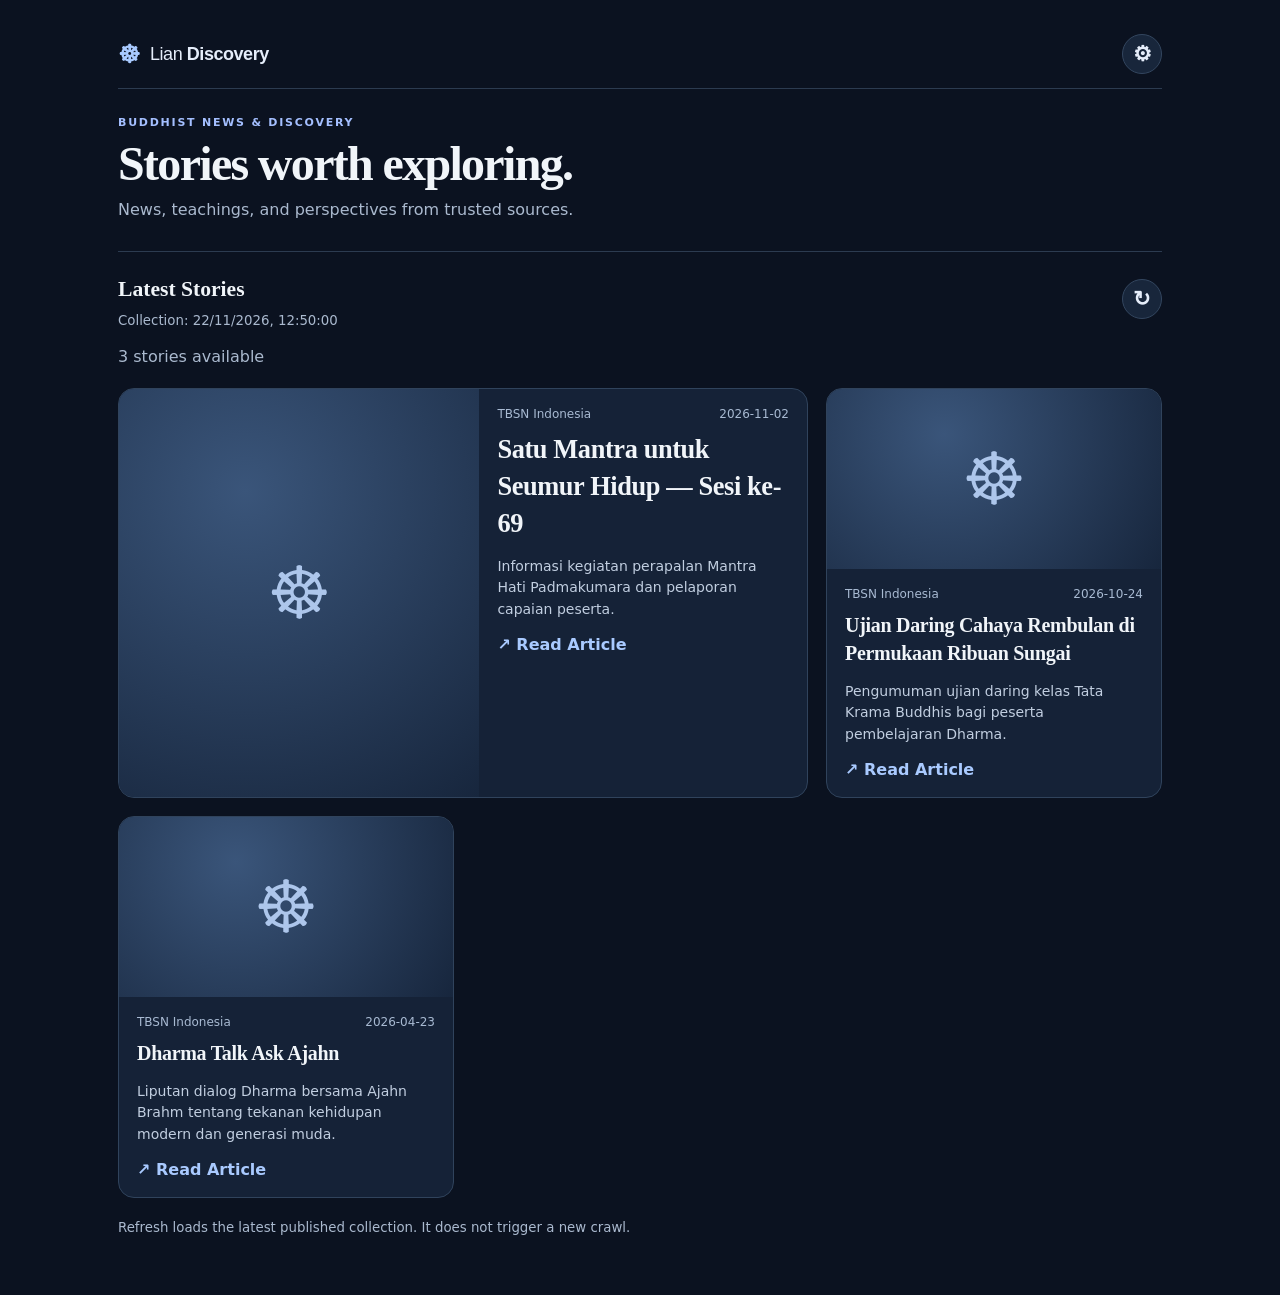
<file: lcf/index.html>
<!doctype html><html lang="en"><head><meta charset="utf-8"><meta name="viewport" content="width=device-width,initial-scale=1"><title>Lian Content Factory | News</title><link rel="stylesheet" href="./style.css"></head><body><main><header class="masthead"><button id="home" class="brand-button" aria-label="Back to news"><span class="brand-mark">☸</span><span class="brand-name">Lian <b>Discovery</b></span></button><button id="settings" class="icon-button" aria-label="Source settings" title="Source settings">⚙</button></header><div class="editorial-intro"><div class="eyebrow">BUDDHIST NEWS & DISCOVERY</div><h1>Stories worth exploring.</h1><p class="muted">News, teachings, and perspectives from trusted sources.</p></div><section id="discover-panel"><div class="toolbar"><div><h2>Latest Stories</h2><small id="updated"></small></div><button id="generate" class="icon-button" aria-label="Refresh articles" title="Refresh articles">↻</button></div><p id="notice" role="status" class="muted"></p><div id="articles" class="cards"></div><small class="footnote">Refresh loads the latest published collection. It does not trigger a new crawl.</small></section><section id="settings-panel" hidden><div class="settings-heading"><button id="back-news" class="icon-button" aria-label="Back to news" title="Back to news">←</button><h2>Reference Websites</h2></div><p class="muted">Manage a local draft of your sources. Export the JSON to apply changes through repository review.</p><div id="sources"></div><form id="add-source"><label>Website Name<input id="source-name" required maxlength="80"></label><label>HTTPS URL<input id="source-url" type="url" required placeholder="https://example.org/"></label><button type="submit" class="primary">＋ <span>Add Source</span></button></form><button id="export">⇩ <span>Export JSON</span></button><p id="config-notice" role="status" class="muted"></p></section></main><script src="./app.js" defer></script><script>
/* Measure actual article content, independent of the iframe viewport height. */
(()=>{
 if(window.parent===window)return;
 let last=0;
 const report=()=>{
   const main=document.querySelector('main');
   if(!main)return;
   const bottom=Math.ceil(main.getBoundingClientRect().bottom+window.scrollY);
   const height=Math.max(400,bottom,main.scrollHeight+main.getBoundingClientRect().top+window.scrollY);
   if(Math.abs(height-last)>1){
     last=height;
     window.parent.postMessage({type:'lcf:content-height',height},location.origin);
   }
 };
 const observer=new ResizeObserver(report);
 const init=()=>{
   const main=document.querySelector('main');
   if(!main)return;
   observer.observe(main);
   const changes=new MutationObserver(report);
   changes.observe(main,{subtree:true,childList:true,attributes:true,attributeFilter:['hidden','src','class']});
   document.querySelectorAll('img').forEach(img=>img.addEventListener('load',report));
   report();
 };
 if(document.readyState==='loading')document.addEventListener('DOMContentLoaded',init,{once:true});else init();
 window.addEventListener('load',report);
 window.addEventListener('resize',report);
 window.addEventListener('pageshow',report);
 setTimeout(report,300);
})();
</script></body></html>
</file>
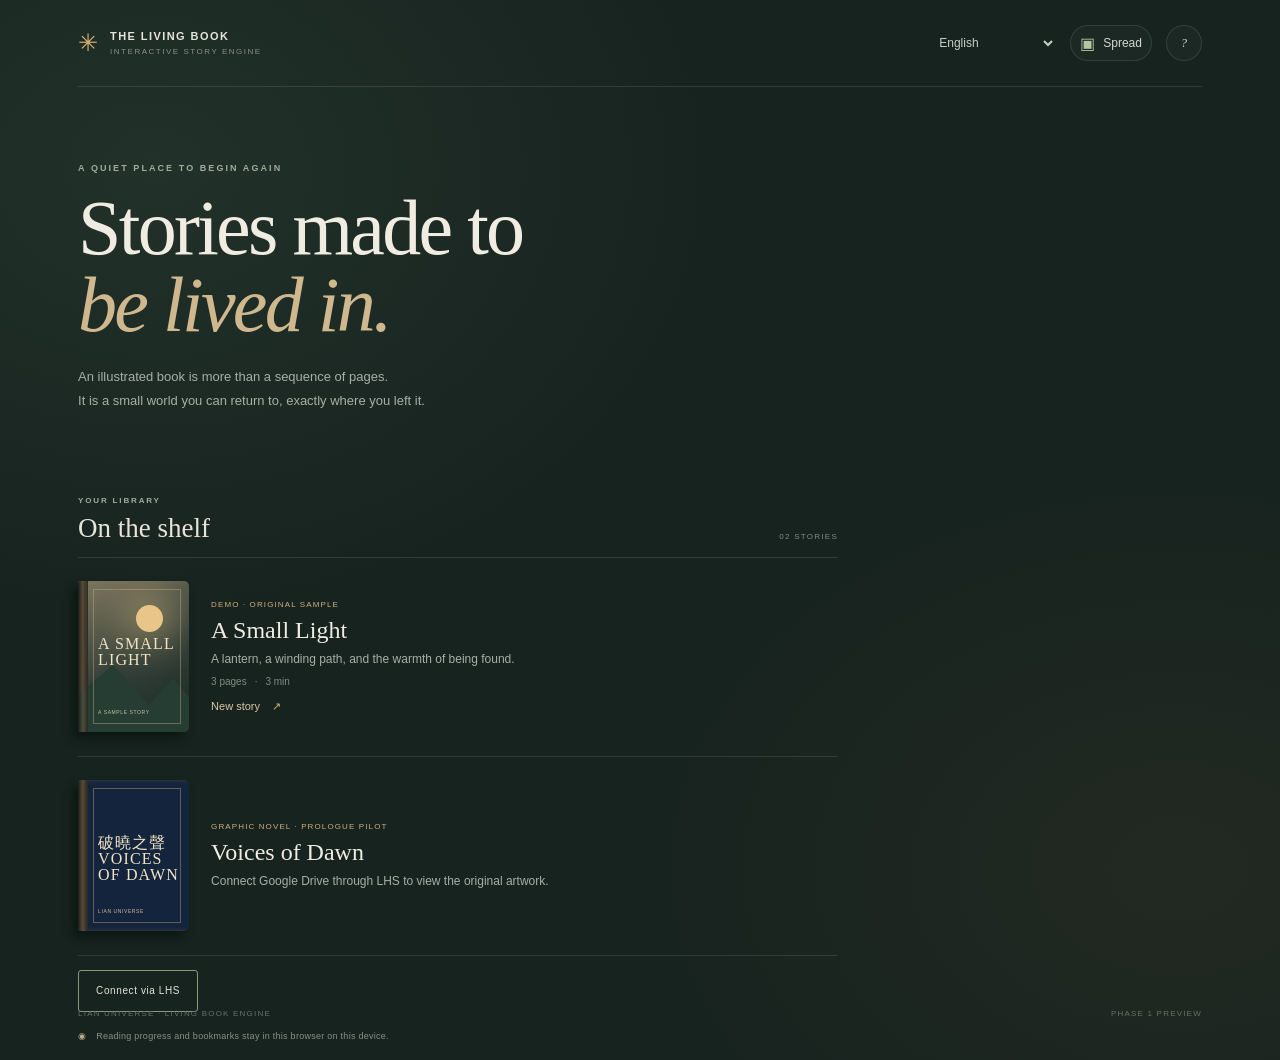
<file: living-book-engine/index.html>
<!doctype html>
<html lang="en">
<head>
  <meta charset="utf-8">
  <meta name="viewport" content="width=device-width, initial-scale=1">
  <meta name="theme-color" content="#17231f">
  <meta name="description" content="A standalone, manifest-driven interactive graphic novel reader.">
  <title>The Living Book · Engine Preview</title>
  <link rel="stylesheet" href="./styles.css?v=phase1-audiobook-3">
</head>
<body>
  <div class="app-shell">
    <header class="topbar">
      <a class="brand" href="#library" aria-label="The Living Book home">
        <span class="brand-mark" aria-hidden="true">✳</span>
        <span><strong>THE LIVING BOOK</strong><small>INTERACTIVE STORY ENGINE</small></span>
      </a>
      <div class="top-actions">
        <label class="language-select"><span class="sr-only">Story language</span>
          <select id="languageSelect" aria-label="Story language"><option value="en">English</option><option value="id">Bahasa Indonesia</option><option value="zh-Hant">繁體中文</option></select>
        </label>
        <button id="layoutToggle" class="icon-button layout-button" type="button" aria-label="Switch page layout" title="Switch page layout"><span aria-hidden="true">▣</span><span id="layoutLabel">Portrait</span></button>
        <button id="helpButton" class="icon-button help-button" type="button" aria-label="Keyboard shortcuts" title="Keyboard shortcuts">?</button>
      </div>
    </header>

    <main id="library" class="library-view">
      <section class="library-intro">
        <p class="eyebrow">A QUIET PLACE TO BEGIN AGAIN</p>
        <h1>Stories made to<br><em>be lived in.</em></h1>
        <p class="intro-copy">An illustrated book is more than a sequence of pages.<br class="desktop-break"> It is a small world you can return to, exactly where you left it.</p>
      </section>
      <section class="shelf" aria-label="Your library">
        <div class="section-heading"><div><p class="eyebrow">YOUR LIBRARY</p><h2>On the shelf</h2></div><span class="shelf-count">02 STORIES</span></div>
        <button class="book-card" id="bookCard" type="button">
          <span class="card-cover" aria-hidden="true"><span class="mini-sun"></span><span class="mini-ridge"></span><span class="card-title">A SMALL<br>LIGHT</span><span class="card-author">A SAMPLE STORY</span><span class="card-spine"></span></span>
          <span class="card-info"><span class="card-tag">DEMO · ORIGINAL SAMPLE</span><strong id="libraryTitle">A Small Light</strong><span id="libraryDescription">A lantern, a winding path, and the warmth of being found.</span><span class="card-meta"><span>3 pages</span><span>·</span><span>3 min</span></span><span class="resume-line" id="resumeLine">New story <span aria-hidden="true">↗</span></span></span>
        </button>
        <button class="book-card" id="voicesCard" type="button" aria-describedby="voicesStatus">
<span class="card-cover" style="background:#14243d;color:#e5c88d"><span class="card-title">破曉之聲<br>VOICES OF DAWN</span><span class="card-author">LIAN UNIVERSE</span><span class="card-spine"></span></span>
<span class="card-info"><span class="card-tag">GRAPHIC NOVEL · PROLOGUE PILOT</span><strong>Voices of Dawn</strong><span id="voicesStatus">Cover integration in preparation</span></span>
</button>
<p class="privacy-note"><span aria-hidden="true">◉</span> Reading progress and bookmarks stay in this browser on this device.</p>
      </section>
      <footer class="app-footer"><span>LIAN UNIVERSE · LIVING BOOK ENGINE</span><span>PHASE 1 PREVIEW</span></footer>
    </main>

    <main id="reader" class="reader-view" hidden>
      <div class="reader-toolbar">
        <button id="backLibrary" class="text-button" type="button"><span aria-hidden="true">←</span> <span data-ui="backLibrary">Library</span></button>
        <div class="reader-title"><span class="reader-kicker" id="chapterKicker">CHAPTER 01</span><strong id="readerBookTitle">A Small Light</strong></div>
        <div class="reader-tools">
          <button id="bookmarkButton" class="tool-button" type="button" aria-label="Save bookmark" title="Save bookmark"><span aria-hidden="true">♧</span><span data-ui="bookmark">Bookmark</span></button>
          <button id="showBookmarks" class="tool-button" type="button" aria-label="Show bookmarks"><span aria-hidden="true">▤</span><span class="bookmark-count" id="bookmarkCount">0</span></button>
        </div>
      </div>

      <details class="media-drawer">
        <summary><span class="media-summary-icon" aria-hidden="true">♫</span><span data-ui="audio">Story audio</span><span class="phase-badge">PHASE 2</span><span class="summary-chevron" aria-hidden="true">⌄</span></summary>
        <div class="media-options" aria-label="Audio and illustration options">
          <button class="media-option" type="button" disabled aria-label="Voice narration will be available in Phase 2"><span class="media-icon" aria-hidden="true">◖))</span><span><strong data-ui="narration">Voice narration</strong><small data-ui="notConfigured">Not configured</small></span></button>
          <button class="media-option" type="button" disabled aria-label="Background music will be available in Phase 2"><span class="media-icon" aria-hidden="true">♫</span><span><strong data-ui="backgroundMusic">Background music</strong><small data-ui="notConfigured">Not configured</small></span></button>
          <button class="media-option" type="button" disabled aria-label="Moment music will be available in Phase 2"><span class="media-icon" aria-hidden="true">♬</span><span><strong data-ui="momentMusic">Moment music</strong><small data-ui="notConfigured">Not configured</small></span></button>
          <label class="playlist-option"><span data-ui="playlist">Playlist</span><select disabled aria-label="Story playlist"><option data-ui="noPlaylist">No playlist assigned</option></select></label>
          <label class="motion-option"><input id="motionToggle" type="checkbox" checked><span class="toggle-track"></span><span data-ui="livingIllustrations">Living illustrations</span></label>
        </div>
      </details>
      <section id="bookStage" class="book-stage" aria-label="Interactive book">
        <div id="book" class="book" data-layout="portrait" data-state="library">
          <div class="book-shadow" aria-hidden="true"></div>
          <div id="openSpread" class="open-spread" aria-live="polite"></div>
          <div id="coverLeaf" class="cover-leaf" aria-label="Hardcover book cover">
            <div class="cover-spine" aria-hidden="true"></div>
            <div class="cover-art" aria-hidden="true"><span class="cover-moon"></span><span class="cover-hill hill-back"></span><span class="cover-hill hill-front"></span><span class="cover-lantern"><i></i></span></div>
            <div class="cover-copy"><span class="cover-eyebrow">A STORY ABOUT FINDING YOUR WAY</span><h2 id="coverTitle">A Small<br>Light</h2><span class="cover-rule"></span><p id="coverSubtitle">An original sample story<br>made for this preview.</p><span class="cover-edition">THE LIVING BOOK · SAMPLE EDITION</span></div>
            <button id="openCover" class="open-cover-button" type="button"><span data-ui="openBook">Open book</span><span aria-hidden="true">↗</span></button>
          </div>
          <section id="endScreen" class="end-screen" aria-label="End of book" hidden>
            <div class="end-glow" aria-hidden="true"></div><p class="eyebrow" data-ui="theEnd">THE END</p><h2 id="endTitle">A light is shared<br>by passing it on.</h2><p id="endText">Thank you for spending a little time here.</p>
            <div class="end-actions"><button id="readAgain" class="primary-button" type="button"><span data-ui="readAgain">Read again</span><span aria-hidden="true">↻</span></button><button id="endLibrary" class="secondary-button" type="button"><span data-ui="backToLibrary">Back to library</span><span aria-hidden="true">→</span></button></div>
          </section>
        </div>
      </section>

      <nav class="page-controls" aria-label="Book navigation">
        <button id="previousPage" class="page-arrow" type="button" aria-label="Previous page" title="Previous page">←</button>
        <div class="progress-wrap"><div class="progress-label"><span id="pageLabel">COVER</span><span id="pageCount">0 / 3</span></div><div class="progress-track"><span id="progressBar"></span></div></div>
        <button id="nextPage" class="page-arrow next" type="button" aria-label="Next page" title="Next page"><span id="nextLabel">Open</span><span aria-hidden="true">→</span></button>
      </nav>
      <p class="reader-hint" id="readerHint">Use ← → keys or swipe the page to turn.</p>
      <div id="bookmarkPopover" class="bookmark-popover" hidden><div class="popover-head"><strong data-ui="savedBookmarks">Saved bookmarks</strong><button id="closeBookmarks" type="button" aria-label="Close bookmarks">×</button></div><div id="bookmarkList" class="bookmark-list"></div></div>
      <div id="toast" class="toast" role="status" aria-live="polite"></div>
    </main>
  </div>
  <dialog id="helpDialog" class="help-dialog"><form method="dialog"><button class="dialog-close" aria-label="Close">×</button><p class="eyebrow">A FEW SHORTCUTS</p><h2>Read at your pace.</h2><ul><li><kbd>←</kbd><kbd>→</kbd><span>Turn a page</span></li><li><kbd>Esc</kbd><span>Return to your library</span></li><li><span class="swipe-icon">↔</span><span>Swipe on touchscreens</span></li></ul><p>Your place and bookmarks are saved on this device, for this story.</p><button class="primary-button dialog-done">Got it</button></form></dialog>
  <script type="module" src="./reader.mjs"></script>
<script type="module" src="./voices-reader.mjs?v=phase1-audiobook-8"></script>
</body>
</html>
</file>
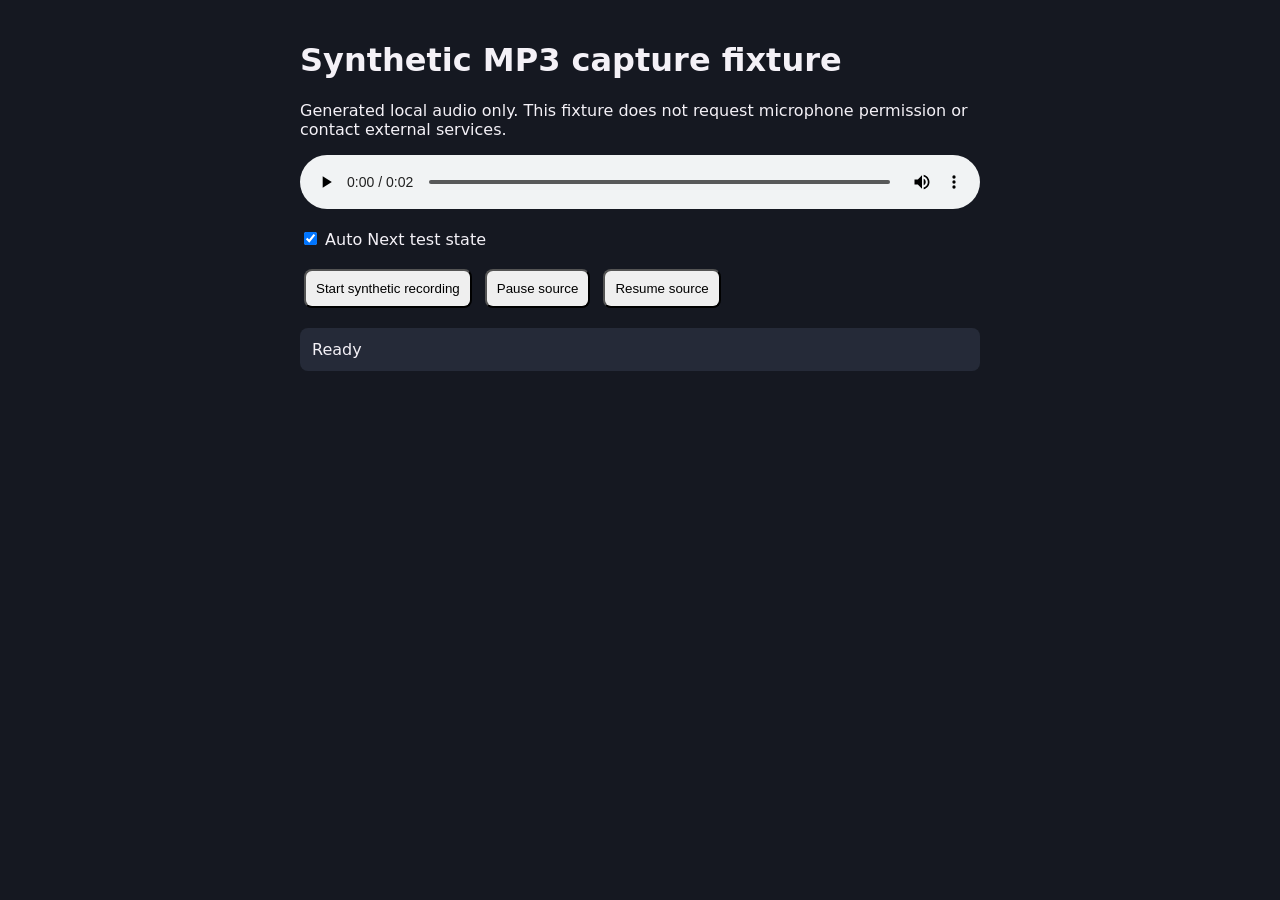
<file: tests/audio-recording-fixture.html>
<!doctype html>
<html lang="en">
<meta charset="utf-8">
<meta name="viewport" content="width=device-width, initial-scale=1">
<title>LHS Synthetic Audio Recording Test</title>
<style>body{font:16px system-ui;background:#151821;color:#f4f1f7;padding:20px;max-width:680px;margin:auto}button{padding:10px;margin:4px;border-radius:8px}#status{padding:12px;background:#252a38;border-radius:8px;overflow-wrap:anywhere}audio{width:100%}</style>
<h1>Synthetic MP3 capture fixture</h1>
<p>Generated local audio only. This fixture does not request microphone permission or contact external services.</p>
<audio id="track" controls></audio>
<p><label><input id="autoNext" type="checkbox" checked> Auto Next test state</label></p>
<button id="start">Start synthetic recording</button>
<button id="pause">Pause source</button>
<button id="resume">Resume source</button>
<p id="status" role="status">Ready</p>
<audio id="preview" controls hidden></audio>
<script type="module">
import { AudioRecordingEngine } from '../audio-recording-engine.mjs';
const $ = id => document.getElementById(id);
const audio = $('track');
let outputUrl = '';
audio.src = URL.createObjectURL(makeWav(2));
const engine = new AudioRecordingEngine({
  onState(s) { $('status').dataset.state = s.state; if (s.state === 'recording') $('status').textContent = `REC ${s.elapsed.toFixed(1)} / ${s.duration}`; else if (s.state === 'encoding') $('status').textContent = 'Encoding MP3...'; else if (s.state === 'ready') $('status').textContent = 'MP3 Ready'; else if (s.state === 'failed') $('status').textContent = 'Recording Failed — ' + s.message; },
  async onReady(recording) {
    window.__lastEncoded = recording.blob;
    const bytes = new Uint8Array(await recording.blob.slice(0, 4).arrayBuffer());
    if (!(bytes[0] === 0xff && (bytes[1] & 0xe0) === 0xe0)) throw new Error('Synthetic capture did not produce MP3 frames.');
    if (outputUrl) URL.revokeObjectURL(outputUrl);
    outputUrl = URL.createObjectURL(recording.blob);
    $('preview').src = outputUrl;
    $('preview').hidden = false;
    $('status').dataset.bitrate = String(recording.bitrate);
    $('status').dataset.duration = String(recording.duration);
  }
});
$('start').onclick = async () => {
  $('status').textContent = 'Starting';
  try { await engine.start({ audio, trackId: 'synthetic-track', folderId: 'synthetic-folder', trackName: 'Synthetic', duration: 2, bitrate: 256, captureConsent: true, autoNextCheckbox: $('autoNext'), trackIsCurrent: () => true }); }
  catch (error) { $('status').textContent = 'Recording Failed — ' + error.message; }
};
$('pause').onclick = () => audio.pause();
$('resume').onclick = () => audio.play();
function makeWav(seconds) {
  const rate = 44100, channels = 2, frames = rate * seconds, bytes = new ArrayBuffer(44 + frames * channels * 2), view = new DataView(bytes);
  const write = (offset, text) => [...text].forEach((c, i) => view.setUint8(offset + i, c.charCodeAt(0)));
  write(0, 'RIFF'); view.setUint32(4, bytes.byteLength - 8, true); write(8, 'WAVE'); write(12, 'fmt '); view.setUint32(16, 16, true); view.setUint16(20, 1, true); view.setUint16(22, channels, true); view.setUint32(24, rate, true); view.setUint32(28, rate * channels * 2, true); view.setUint16(32, channels * 2, true); view.setUint16(34, 16, true); write(36, 'data'); view.setUint32(40, frames * channels * 2, true);
  for (let i = 0; i < frames; i++) { const sample = Math.sin(2 * Math.PI * 440 * i / rate) * 0.25; view.setInt16(44 + i * 4, sample * 32767, true); view.setInt16(46 + i * 4, sample * 32767, true); }
  return new Blob([bytes], { type: 'audio/wav' });
}
</script>
</html>
</file>
<file: lcf/style.css>
:root{font-family:system-ui,-apple-system,sans-serif;color-scheme:dark;background:#0b1220;color:#f1f5f9}*{box-sizing:border-box}body{margin:0}main{max-width:1080px;margin:0 auto;padding:24px 18px 60px}header,.toolbar,nav{display:flex;align-items:center;justify-content:space-between;gap:12px;flex-wrap:wrap}header{padding:10px 0 20px}.eyebrow{color:#a4bfff;font-size:11px;font-weight:800;letter-spacing:.16em}h1{font-size:clamp(1.6rem,4vw,2.5rem);margin:7px 0}h2{font-size:1.25rem;margin:8px 0}h3{font-size:1.15rem;line-height:1.4;margin:10px 0}p{line-height:1.55}.muted,small{color:#aab9ce}.tag{border:1px solid #3d526d;padding:8px 12px;border-radius:24px;color:#cbd9ee;font-size:12px}nav{justify-content:flex-start;padding:10px 0 24px;border-top:1px solid #26384e}button{border:1px solid #435672;border-radius:10px;padding:10px 15px;background:#18263c;color:#e5edfa;font-weight:650;cursor:pointer}button.primary{background:#90b7ff;color:#071425;border-color:#90b7ff}button:disabled{opacity:.5}button:focus-visible,a:focus-visible,input:focus-visible{outline:3px solid #d3e4ff;outline-offset:3px}.cards{display:grid;grid-template-columns:repeat(auto-fill,minmax(min(100%,290px),1fr));gap:18px;margin:18px 0}.news-card{overflow:hidden;border:1px solid #30435c;border-radius:16px;background:#152237}.news-image{height:180px;background:#223b5b;overflow:hidden}.news-image img{width:100%;height:100%;object-fit:cover;display:block}.news-image.placeholder{display:grid;place-items:center;background:radial-gradient(circle at 35% 25%,#3a557a,#17263d)}.placeholder span{font-size:72px;color:#adc6eb}.news-body{padding:18px}.news-meta{display:flex;gap:8px;justify-content:space-between;flex-wrap:wrap;font-size:12px;color:#a8bad2}.news-body p{color:#c1cee0;font-size:14px;min-height:42px}.read-link{color:#a9caff;font-weight:750;text-decoration:none}.read-link:hover{text-decoration:underline}.source{display:flex;align-items:center;gap:12px;flex-wrap:wrap;border:1px solid #35465c;border-radius:12px;padding:14px;margin:10px 0}.source small{flex:1;min-width:170px;overflow-wrap:anywhere}label{display:block;margin:12px 0}input:not([type=checkbox]){display:block;width:100%;padding:12px;background:#1d2b40;color:white;border:1px solid #63748c;border-radius:8px}.footnote{display:block;margin-top:22px}[hidden]{display:none!important}@media(max-width:520px){.news-image{height:200px}.tag{display:none}}
/* Editorial news layout: content first, controls secondary */
.masthead{padding:10px 0 14px;border-bottom:1px solid #2c3b50;flex-wrap:nowrap}
.brand-button{display:inline-flex;align-items:center;gap:10px;border:0;background:transparent;padding:4px 0;font-size:18px}
.brand-mark{font-size:25px;color:#a9caff}.brand-name{font-weight:450;letter-spacing:-.025em}.brand-name b{font-weight:800}
.icon-button{display:grid;place-items:center;width:40px;height:40px;padding:0;border:1px solid #33465f;background:#18263b;border-radius:50%;font-size:21px}
.editorial-intro{padding:27px 0 14px}.editorial-intro h1{font-family:Georgia,serif;font-weight:600;letter-spacing:-.035em;font-size:clamp(2rem,5vw,3rem);margin:7px 0}.editorial-intro p{margin:0 0 14px}
.toolbar{border-top:1px solid #2c3b50;padding-top:17px}.toolbar h2{font-family:Georgia,serif;font-size:1.35rem}
.news-card{transition:transform .15s ease,border-color .15s ease}.news-card:hover{transform:translateY(-2px);border-color:#6983a6}
.news-body h3{font-family:Georgia,serif;font-size:1.25rem;letter-spacing:-.015em}
.settings-heading{display:flex;align-items:center;gap:12px}
@media(min-width:900px){.cards{grid-template-columns:repeat(3,minmax(0,1fr))}.news-card:first-child{grid-column:span 2;display:grid;grid-template-columns:1.1fr 1fr}.news-card:first-child .news-image{height:100%;min-height:270px}.news-card:first-child h3{font-size:1.65rem}}
@media(max-width:520px){main{padding:14px 14px 50px}.editorial-intro{padding-top:22px}.cards{gap:14px}}
</file>
<file: living-book-engine/styles.css>
:root{color-scheme:dark;--ink:#e8e4d9;--muted:#9ca59c;--moss:#b5c6a7;--gold:#d5ae75;--deep:#17231f;--panel:#202d28;--paper:#eee6d5;--paper-ink:#3d4036;--rule:rgba(232,228,217,.12);font-family:'DM Sans',sans-serif;font-synthesis:none;text-rendering:optimizeLegibility}*{box-sizing:border-box}body{margin:0;min-height:100vh;color:var(--ink);background:radial-gradient(ellipse at 12% 16%,rgba(79,105,86,.2),transparent 35%),radial-gradient(ellipse at 92% 82%,rgba(101,77,53,.15),transparent 32%),var(--deep)}button,select{font:inherit}button{color:inherit;cursor:pointer}button:focus-visible,a:focus-visible,select:focus-visible{outline:2px solid var(--gold);outline-offset:4px}.app-shell{max-width:1440px;min-height:100vh;margin:auto;padding:0 6.1vw;position:relative}.topbar{height:87px;border-bottom:1px solid var(--rule);display:flex;align-items:center;justify-content:space-between}.brand{display:flex;align-items:center;gap:12px;text-decoration:none;color:inherit}.brand-mark{color:var(--gold);font-size:24px;line-height:1}.brand strong,.brand small{display:block;letter-spacing:.13em}.brand strong{font-size:11px;font-weight:600}.brand small{margin-top:5px;color:#879188;font-size:8px;letter-spacing:.19em}.top-actions{display:flex;align-items:center;gap:14px}.language-select select{border:0;background:transparent;color:#c9cec4;font-size:12px;padding:7px 4px;cursor:pointer}.language-select option{color:#1d2a25}.icon-button{height:36px;min-width:36px;padding:0 9px;border:1px solid var(--rule);border-radius:99px;background:rgba(255,255,255,.025);color:#d4d8cf;font-size:12px}.layout-button{display:flex;gap:8px;align-items:center}.layout-button span:first-child{font-size:16px;color:var(--moss)}.help-button{font-family:Georgia,serif;font-style:italic}.library-view{padding-top:76px}.library-intro{max-width:750px}.eyebrow{margin:0 0 16px;color:#a0ac9c;font-size:9px;letter-spacing:.23em;font-weight:600}.library-intro h1{margin:0;color:#f0ece1;font-family:'Playfair Display',serif;font-size:clamp(46px,6.2vw,78px);line-height:.99;letter-spacing:-.035em;font-weight:500}.library-intro h1 em{color:#d0b88e;font-weight:500}.intro-copy{margin:22px 0 0;color:#a7b0a6;font-size:13px;line-height:1.85}.shelf{margin-top:82px;max-width:760px}.section-heading{display:flex;justify-content:space-between;align-items:end;border-bottom:1px solid var(--rule);padding-bottom:13px}.section-heading .eyebrow{margin-bottom:8px;font-size:8px}.section-heading h2{font-family:'Playfair Display',serif;font-weight:500;margin:0;font-size:27px}.shelf-count{padding-bottom:3px;color:#818d83;font-size:8px;letter-spacing:.16em}.book-card{display:flex;gap:22px;align-items:center;width:100%;padding:23px 0 24px;border:0;border-bottom:1px solid var(--rule);background:none;text-align:left}.card-cover{width:111px;height:151px;position:relative;flex:none;overflow:hidden;border-radius:3px 5px 5px 3px;background:linear-gradient(150deg,#7f7860,#343f39 53%,#182923);box-shadow:-5px 6px 10px #0c1713, inset 5px 0 5px #a99a7945, inset 8px 0 1px #2c241d}.card-cover:after{content:"";position:absolute;inset:8px 8px 8px 15px;border:1px solid #d1b58466}.mini-sun{position:absolute;top:24px;right:26px;width:27px;height:27px;border-radius:50%;background:#e9c58a;box-shadow:0 0 33px 18px #f6d78a44}.mini-ridge{position:absolute;left:-13px;right:-13px;bottom:-4px;height:71px;background:#263d33;clip-path:polygon(0 59%,35% 0,61% 57%,79% 20%,100% 68%,100% 100%,0 100%)}.card-title{position:absolute;z-index:1;top:55px;left:20px;font-family:'Playfair Display',serif;font-size:16px;line-height:1.03;letter-spacing:.07em;color:#f1e4c6}.card-author{position:absolute;z-index:1;bottom:17px;left:20px;font-size:5px;letter-spacing:.12em;color:#cfbea0}.card-spine{position:absolute;z-index:2;top:0;bottom:0;left:0;width:10px;background:linear-gradient(90deg,#171d19,#7461457d,#292820)}.card-info{display:flex;flex-direction:column;align-items:flex-start;gap:8px}.card-tag{color:#d0ae7c;font-size:8px;letter-spacing:.14em}.card-info strong{font-family:'Playfair Display',serif;font-size:24px;font-weight:500;color:#f0ece1}.card-info>span:nth-of-type(2){color:#a7b0a6;font-size:12px}.card-meta{display:flex;gap:8px;color:#7f8c81;font-size:10px;margin-top:2px}.resume-line{margin-top:5px;color:#d9c8a9;font-size:11px}.resume-line span{padding-left:9px;color:var(--gold)}.privacy-note{margin:19px 0;color:#869087;font-size:9px;letter-spacing:.03em}.privacy-note span{color:#bfaa83;padding-right:7px}.app-footer{position:absolute;left:6.1vw;right:6.1vw;bottom:23px;display:flex;justify-content:space-between;color:#657168;font-size:8px;letter-spacing:.15em}.reader-view{position:relative;min-height:calc(100vh - 87px);padding-bottom:48px}.reader-toolbar{height:74px;display:grid;grid-template-columns:1fr auto 1fr;align-items:center;border-bottom:1px solid var(--rule)}.text-button,.tool-button{border:0;background:none;color:#c0c7bd;font-size:11px}.text-button{justify-self:start}.text-button span:first-child{font-size:17px;margin-right:6px;color:var(--moss)}.reader-title{text-align:center;display:flex;flex-direction:column;gap:3px}.reader-kicker{font-size:8px;color:#a3ad9f;letter-spacing:.18em}.reader-title strong{font-family:'Playfair Display',serif;font-size:17px;font-weight:500}.reader-tools{justify-self:end;display:flex;align-items:center;gap:12px}.tool-button{display:flex;align-items:center;gap:6px;color:#b8c0b5}.tool-button>span:first-child{color:var(--gold);font-size:15px}.bookmark-count{width:17px;height:17px;border:1px solid #747f72;border-radius:50%;display:grid;place-items:center;font-size:9px}.book-stage{height:min(63vh,640px);min-height:390px;display:grid;place-items:center;perspective:2100px;padding:24px 0 8px}.book{position:relative;width:min(560px,74vw);height:min(100%,610px);min-height:350px;transform-style:preserve-3d;transition:width .45s cubic-bezier(.2,.7,.2,1),height .45s ease}.book[data-layout="spread"]{width:min(1060px,88vw)}.book-shadow{position:absolute;inset:14px -8px -10px 12px;border-radius:3px;background:#070d0b;filter:blur(12px);opacity:.52;transform:translateZ(-20px)}.open-spread{position:absolute;z-index:1;inset:0;display:flex;overflow:hidden;border-radius:4px;box-shadow:0 16px 45px #05090766,inset 0 0 0 1px #a9885744;background:#eee6d5;transform:translateZ(4px)}.open-spread[data-pages="2"] .paper-page{width:50%}.paper-page{position:relative;display:flex;flex:1;min-width:0;flex-direction:column;align-items:center;overflow:hidden;padding:24px clamp(20px,4vw,48px) 26px;background:radial-gradient(ellipse at 50% 40%,#fffaf0 0%,#eee6d5 65%,#e5dcc9 100%);color:var(--paper-ink)}.paper-page:after{content:"";position:absolute;inset:0;pointer-events:none;opacity:.16;background-image:url("data:image/svg+xml,%3Csvg viewBox='0 0 180 180' xmlns='http://www.w3.org/2000/svg'%3E%3Cfilter id='n'%3E%3CfeTurbulence type='fractalNoise' baseFrequency='.85' numOctaves='3' stitchTiles='stitch'/%3E%3C/filter%3E%3Crect width='100%25' height='100%25' filter='url(%23n)' opacity='.14'/%3E%3C/svg%3E")}.page-left{box-shadow:inset -13px 0 17px -19px #453e328c}.page-right{box-shadow:inset 13px 0 17px -19px #453e328c}.page-running-head{width:100%;display:flex;justify-content:space-between;color:#898678;font-size:7px;letter-spacing:.12em;text-transform:uppercase}.page-illustration{position:relative;z-index:1;display:block;width:100%;height:68%;margin:24px auto 18px;object-fit:cover;border-radius:2px;box-shadow:0 7px 18px #584c3d26,0 0 0 6px #fffaf04a}.paper-page:only-child .page-illustration{height:69%;max-width:470px}.page-story{position:relative;z-index:1;max-width:440px;margin:0 auto;color:#414439;font-family:'Playfair Display',serif;font-size:clamp(16px,2vw,20px);line-height:1.55;text-align:center}.page-folio{position:absolute;z-index:1;bottom:12px;color:#8a8372;font-family:'Playfair Display',serif;font-size:10px}.cover-leaf{position:absolute;z-index:5;left:0;top:0;width:100%;height:100%;overflow:hidden;transform-origin:8% 50%;transform-style:preserve-3d;transition:transform .95s cubic-bezier(.58,.02,.23,1);border-radius:4px;background:linear-gradient(112deg,#3b463b,#2d3a32 42%,#202d27);box-shadow:0 17px 40px #090f0d99,inset 0 0 0 1px #b28b5b66,inset 8px 0 13px #101712,inset -12px 0 20px #14211a}.book[data-layout="spread"] .cover-leaf{left:50%;width:50%;transform-origin:0% 50%}.book[data-state="content"] .cover-copy,.book[data-state="content"] .open-cover-button{visibility:hidden}.book[data-state="content"] .cover-leaf,.book[data-state="end"] .cover-leaf{z-index:0}.book[data-state="content"] .cover-leaf,.book[data-state="closed"] .cover-leaf,.book[data-state="library"] .cover-leaf{transform:rotateY(-158deg);pointer-events:none}.book[data-state="end"] .cover-leaf{transform:rotateY(0deg);pointer-events:none}.cover-spine{position:absolute;z-index:3;left:0;top:0;bottom:0;width:24px;background:linear-gradient(90deg,#121c17,#827051 28%,#33352b 47%,#202a24 100%);box-shadow:3px 0 8px #10171288}.cover-art{position:absolute;inset:0 0 0 22px;overflow:hidden;background:radial-gradient(ellipse at 69% 33%,#c69671 0%,#63716a 25%,#34493e 56%,#202d27 100%)}.cover-moon{position:absolute;top:14%;right:20%;width:12%;aspect-ratio:1;border-radius:50%;background:#f1d6a5;box-shadow:0 0 60px 24px #f7d69740}.cover-hill{position:absolute;left:-10%;right:-5%;bottom:0;height:46%;background:#263e34;clip-path:polygon(0 38%,19% 4%,44% 50%,67% 16%,100% 57%,100% 100%,0 100%)}.hill-front{height:34%;background:#172d27;clip-path:polygon(0 46%,28% 0,50% 54%,76% 21%,100% 60%,100% 100%,0 100%)}.cover-lantern{position:absolute;left:56%;bottom:21%;width:31px;height:55px;border:2px solid #e4bb78;border-radius:8px 8px 6px 6px;background:#e4b769;box-shadow:0 0 36px 24px #f0c87a55}.cover-lantern:before{content:"";position:absolute;left:7px;top:-12px;width:13px;height:12px;border:2px solid #e4bb78;border-bottom:0;border-radius:9px 9px 0 0}.cover-lantern i{position:absolute;inset:10px 8px;border-radius:50%;background:#fff0bd;box-shadow:0 0 14px #ffe6a0}.cover-copy{position:absolute;z-index:2;top:12%;left:14%;right:11%;color:#eee3cc}.cover-eyebrow,.cover-edition{font-size:7px;letter-spacing:.19em;color:#d2bd93}.cover-copy h2{margin:32px 0 19px;font-family:'Playfair Display',serif;font-size:clamp(42px,7vw,68px);font-weight:500;line-height:.97;letter-spacing:-.035em;text-shadow:0 2px 10px #10211955}.cover-rule{display:block;width:43px;height:1px;background:#c9a873}.cover-copy p{margin:12px 0;color:#c6cbbd;font-family:'Playfair Display',serif;font-size:12px;line-height:1.6}.cover-edition{position:absolute;top:min(500px,73vh);left:0}.open-cover-button{position:absolute;z-index:4;right:9%;bottom:8%;display:flex;align-items:center;gap:19px;border:0;border-bottom:1px solid #cdb58488;padding:8px 0;background:transparent;color:#f0e5d1;font-size:10px;letter-spacing:.1em}.open-cover-button span:last-child{color:var(--gold);font-size:17px}.book[data-layout="spread"] .cover-copy{left:13%}.book[data-layout="spread"] .cover-copy h2{font-size:clamp(42px,5vw,62px)}.book[data-layout="spread"] .cover-edition{top:78%}.book[data-layout="spread"] .cover-lantern{left:54%}.end-screen{position:absolute;z-index:4;inset:0;transform:translateZ(5px);display:flex;flex-direction:column;align-items:center;justify-content:center;text-align:center;padding:25px;border-radius:4px;background:radial-gradient(ellipse at 50% 40%,#f6ecd8,#e5dac5);color:#3d4238;box-shadow:inset 0 0 0 1px #b6a688}.end-screen[hidden]{display:none}.book[data-state="end"] .end-screen{background:linear-gradient(180deg,#15231ec4,#15231e9e);box-shadow:inset 0 0 0 1px #d0b17a66;color:#f0e6d0;backdrop-filter:blur(1.5px)}.book[data-state="end"] .end-screen .eyebrow{color:#d7bd8e}.book[data-state="end"] .end-screen>p:not(.eyebrow){color:#dad6c8}.book[data-state="end"] .end-screen .secondary-button{border-color:#c7bb9e;color:#f0e6d0}.end-glow{width:50px;height:50px;margin-bottom:24px;border-radius:50%;background:#eacb8b;box-shadow:0 0 75px 40px #edcf9155}.end-screen .eyebrow{color:#817d6b}.end-screen h2{margin:0;font-family:'Playfair Display',serif;font-size:clamp(27px,4vw,42px);font-weight:500;line-height:1.18}.end-screen>p:not(.eyebrow){color:#727365;font-family:'Playfair Display',serif;font-size:14px}.end-actions{display:flex;gap:11px;margin-top:16px}.primary-button,.secondary-button{display:flex;justify-content:center;align-items:center;gap:10px;min-height:42px;padding:0 17px;border-radius:3px;font-size:10px;letter-spacing:.06em}.primary-button{border:1px solid #36463b;background:#32443a;color:#f2ead9}.secondary-button{border:1px solid #b6a98f;background:transparent;color:#475044}.page-controls{display:flex;align-items:center;justify-content:center;gap:23px;max-width:485px;margin:-1px auto 0}.page-arrow{display:flex;align-items:center;gap:8px;min-width:42px;height:40px;justify-content:center;border:1px solid var(--rule);border-radius:3px;background:rgba(255,255,255,.025);color:#d7ded2;font-size:16px}.page-arrow.next{min-width:82px;font-size:11px}.page-arrow:disabled{opacity:.35;cursor:not-allowed}.progress-wrap{width:280px}.progress-label{display:flex;justify-content:space-between;margin-bottom:8px;color:#89958a;font-size:8px;letter-spacing:.13em}.progress-track{height:2px;background:#3b4940}.progress-track span{display:block;height:100%;background:#c3a271;transition:width .35s ease}.reader-hint{margin:14px auto 0;text-align:center;color:#6f7d72;font-size:9px;letter-spacing:.05em}.bookmark-popover{position:absolute;z-index:12;right:6.1vw;top:82px;width:min(310px,88vw);max-height:58vh;overflow:auto;padding:15px;border:1px solid #536156;border-radius:5px;background:#25332d;box-shadow:0 16px 35px #07100c99}.bookmark-popover[hidden]{display:none}.popover-head{display:flex;justify-content:space-between;align-items:center;padding-bottom:10px;border-bottom:1px solid var(--rule)}.popover-head strong{font-family:'Playfair Display',serif;font-size:16px;font-weight:500}.popover-head button,.dialog-close{border:0;background:none;color:#c3c9be;font-size:21px}.bookmark-list{display:flex;flex-direction:column}.bookmark-item{display:flex;justify-content:space-between;gap:12px;align-items:center;padding:12px 2px;border:0;border-bottom:1px solid var(--rule);background:none;text-align:left;font-size:11px}.bookmark-item small{flex:none;color:#9ba796;font-size:9px}.empty-bookmarks{color:#9ba796;font-size:11px;line-height:1.6}.toast{position:fixed;z-index:20;left:50%;bottom:24px;transform:translate(-50%,12px);padding:10px 15px;border:1px solid #637566;border-radius:3px;background:#293a30;color:#e9e5d9;font-size:11px;opacity:0;pointer-events:none;transition:opacity .2s,transform .2s}.toast.visible{opacity:1;transform:translate(-50%,0)}.help-dialog{width:min(400px,calc(100vw - 32px));padding:28px;border:1px solid #637263;border-radius:5px;background:#22302a;color:var(--ink);box-shadow:0 22px 80px #060d09cc}.help-dialog::backdrop{background:#07100cc7;backdrop-filter:blur(5px)}.help-dialog form{position:relative}.dialog-close{position:absolute;right:0;top:-7px}.help-dialog h2{margin:0;font-family:'Playfair Display',serif;font-weight:500;font-size:30px}.help-dialog ul{list-style:none;padding:14px 0;border-top:1px solid var(--rule);border-bottom:1px solid var(--rule)}.help-dialog li{display:flex;gap:8px;align-items:center;margin:12px 0;color:#b5beb2;font-size:12px}.help-dialog li span:last-child{margin-left:6px}.help-dialog kbd{min-width:27px;padding:4px 6px;text-align:center;border:1px solid #687569;border-radius:3px;background:#344239;color:#ece8dc;font:11px monospace}.swipe-icon{font-size:18px;color:var(--gold)}.help-dialog form>p:not(.eyebrow){color:#97a397;font-size:11px;line-height:1.7}.dialog-done{margin-top:8px}.sr-only{position:absolute;width:1px;height:1px;padding:0;margin:-1px;overflow:hidden;clip:rect(0,0,0,0);white-space:nowrap;border:0}[hidden]{display:none!important}
@media (min-width:1000px){.book[data-layout="spread"] .paper-page{padding-left:clamp(28px,4vw,70px);padding-right:clamp(28px,4vw,70px)}.book[data-layout="spread"] .page-illustration{height:69%;margin-top:26px}.book[data-layout="spread"] .page-story{font-size:18px;max-width:490px}}
@media (max-width:759px){.app-shell{padding:0 22px}.topbar{height:70px}.brand strong{font-size:9px}.brand small{font-size:7px}.top-actions{gap:7px}.help-button{display:none}.library-view{padding-top:66px}.library-intro h1{font-size:55px}.shelf{margin-top:65px}.app-footer{left:22px;right:22px;font-size:7px}.reader-view{min-height:calc(100vh - 70px)}.reader-toolbar{height:65px;grid-template-columns:1fr auto 1fr}.reader-title strong{font-size:14px}.reader-tools{gap:8px}.tool-button{font-size:0}.tool-button>span:first-child{font-size:17px}.book-stage{height:min(61vh,620px);min-height:390px;padding:16px 0 10px}.book,.book[data-layout="spread"]{width:min(500px,calc(100vw - 42px));height:100%}.book[data-layout="spread"] .open-spread{display:flex}.book[data-layout="spread"] .paper-page{padding:17px 12px 22px}.book[data-layout="spread"] .page-illustration{height:54%;margin:19px auto 13px}.book[data-layout="spread"] .page-story{font-size:clamp(10px,2.4vw,15px);line-height:1.45}.book[data-layout="spread"] .page-running-head{font-size:5px}.book[data-layout="spread"] .cover-leaf{left:50%;width:50%}.book[data-layout="spread"] .cover-copy{left:15%;right:7%;top:12%}.book[data-layout="spread"] .cover-copy h2{font-size:clamp(25px,7vw,38px);margin:22px 0 12px}.book[data-layout="spread"] .cover-copy p{font-size:10px}.book[data-layout="spread"] .cover-eyebrow,.book[data-layout="spread"] .cover-edition{font-size:5px}.book[data-layout="spread"] .cover-spine{width:13px}.book[data-layout="spread"] .cover-art{left:12px}.book[data-layout="spread"] .cover-lantern{transform:scale(.75);transform-origin:left bottom}.book[data-layout="spread"] .open-cover-button{font-size:8px;gap:7px;right:6%}.paper-page{padding:19px 24px 24px}.page-illustration{height:66%;margin:18px auto 15px}.page-story{font-size:17px}.page-running-head{font-size:6px}.page-controls{gap:10px}.progress-wrap{width:min(54vw,260px)}.page-arrow.next{min-width:71px}.reader-hint{font-size:8px}.bookmark-popover{right:14px;top:73px}}
@media (max-width:390px){.app-shell{padding:0 16px}.layout-button{font-size:10px}.library-intro h1{font-size:48px}.card-cover{width:94px;height:132px}.card-info strong{font-size:21px}.card-info>span:nth-of-type(2){font-size:10px}.app-footer{left:16px;right:16px}.book-stage{min-height:360px}.book[data-layout="spread"] .page-illustration{height:48%;margin-top:15px}.book[data-layout="spread"] .paper-page{padding:14px 8px 22px}.book[data-layout="spread"] .page-story{font-size:10px}}
@media (prefers-reduced-motion:reduce){*,*:before,*:after{scroll-behavior:auto!important;transition-duration:.01ms!important;animation-duration:.01ms!important;animation-iteration-count:1!important}}
.media-drawer{position:relative;z-index:7;max-width:690px;margin:11px auto -15px}.media-drawer summary{display:flex;align-items:center;justify-content:center;gap:9px;width:max-content;max-width:100%;margin:auto;padding:5px 10px;border:1px solid #ffffff14;border-radius:99px;list-style:none;color:#99a497;font-size:9px;letter-spacing:.04em;cursor:pointer}.media-drawer summary::-webkit-details-marker{display:none}.media-summary-icon{color:#d3b176;font-size:14px}.phase-badge{padding:3px 5px;border-radius:2px;background:#9e80552b;color:#c7a975;font-size:6px;letter-spacing:.13em}.summary-chevron{font-size:12px;color:#b2bba9;transition:transform .2s}.media-drawer[open] .summary-chevron{transform:rotate(180deg)}.media-options{position:absolute;top:calc(100% + 6px);left:50%;transform:translateX(-50%);display:flex;align-items:center;gap:5px;max-width:min(740px,90vw);padding:10px;border:1px solid #4c5a4e;border-radius:5px;background:#25332d;box-shadow:0 15px 35px #07100c99}.media-option{display:flex;gap:8px;align-items:center;min-width:125px;padding:6px;border:0;background:none;text-align:left;opacity:.68}.media-icon{color:#d1b074;font-size:14px}.media-option strong,.media-option small{display:block;white-space:nowrap}.media-option strong{color:#d4d8cf;font-size:8px;font-weight:500}.media-option small{margin-top:4px;color:#89978a;font-size:7px}.playlist-option{display:flex;flex-direction:column;gap:5px;padding:0 8px;color:#9ba697;font-size:7px;white-space:nowrap}.playlist-option select{max-width:128px;padding:5px;border:1px solid #536052;border-radius:2px;background:#1d2a24;color:#8a9689;font-size:8px}.motion-option{display:flex;align-items:center;gap:6px;padding:5px;color:#b4bcae;font-size:8px;white-space:nowrap}.motion-option input{position:absolute;width:1px;height:1px;opacity:0}.toggle-track{position:relative;width:25px;height:14px;border-radius:10px;background:#586052}.toggle-track:after{content:"";position:absolute;top:2px;left:2px;width:10px;height:10px;border-radius:50%;background:#e1dfd3;transition:transform .18s}.motion-option input:checked+.toggle-track{background:#78906f}.motion-option input:checked+.toggle-track:after{transform:translateX(11px)}.motion-option input:focus-visible+.toggle-track{outline:2px solid var(--gold);outline-offset:2px}.page-illustration{animation:art-breathe 8s ease-in-out infinite;transform-origin:50% 60%}.motion-disabled .page-illustration{animation:none}@keyframes art-breathe{0%,100%{transform:scale(1)}50%{transform:scale(1.012)}}
@media(max-width:760px){.media-drawer{margin:7px auto -12px}.media-options{flex-wrap:wrap;justify-content:center;width:min(360px,90vw)}.media-option{min-width:calc(50% - 12px)}.playlist-option{min-width:46%}.media-drawer[open]+.book-stage{z-index:1}}
@media(prefers-reduced-motion:reduce){.page-illustration{animation:none!important}}
.book[data-state="content"] .cover-leaf{transform:translateZ(-260px) rotateY(-158deg);z-index:0}

/* Drive-backed hardcover reader */
.voices-card-cover{width:114px;height:160px;flex:none;object-fit:contain;background:#0f1b30;box-shadow:2px 4px 12px #0008}.voices-connect{margin:14px 0;color:#e8e4d9;border-color:#8a987e}.voices-reader{min-height:calc(100vh - 87px);padding-bottom:24px}.voices-reader[hidden]{display:none}.voices-toolbar{min-height:70px;display:flex;align-items:center;justify-content:space-between;gap:12px;border-bottom:1px solid var(--rule)}.voices-toolbar strong{font-family:serif;font-weight:500;font-size:19px;text-align:center;color:#ead5a5}.voices-toolbar small{display:block;font-size:11px;font-weight:400}.voices-toolbar button,.voices-controls button,.voices-bookmarks button{color:#e6e4d8;background:transparent;border:1px solid #667566;border-radius:3px;padding:10px;cursor:pointer}.voices-toolbar button:disabled,.voices-controls button:disabled{opacity:.4}.voices-message{min-height:18px;text-align:center;color:#d6bd88;font-size:12px}.voices-book-stage{height:min(66vh,720px);min-height:360px;display:grid;place-items:center;perspective:1600px}.voices-book{position:relative;display:flex;justify-content:center;height:100%;max-width:90vw;filter:drop-shadow(0 15px 20px #0008);transform-origin:left center}.voices-hardcover{height:100%;position:relative;aspect-ratio:1086/1448;background:#101a29;border-radius:4px;box-shadow:8px 4px 0 #e4d7bc,12px 7px 0 #a99678}.voices-cover-image{width:100%;height:100%;object-fit:contain;display:block}.voices-spine{position:absolute;top:0;bottom:0;left:-13px;width:22px;height:100%;object-fit:cover;object-position:center;border-radius:4px 0 0 4px}.voices-inner,.voices-blank-paper,.voices-title-page{height:100%;aspect-ratio:1086/1448;max-width:45vw;object-fit:contain}.voices-blank-paper,.voices-title-page{background-size:100% 100%;box-shadow:inset 0 0 18px #8b744e55}.voices-title-page{color:#514839;display:flex;flex-direction:column;align-items:center;justify-content:center;text-align:center;padding:4%;font-family:'EB Garamond',Georgia,serif}.voices-title-page h1{font-family:KaiTi,'Noto Serif TC',serif;font-size:clamp(24px,4vw,52px);font-weight:400;color:#8b6b37;margin:16px 0 2px}.voices-title-en{font-family:'Pinyon Script',cursive;font-size:clamp(20px,3vw,36px)!important;color:#8b6b37}.voices-title-page p{font-size:clamp(11px,1.4vw,18px);margin:7px 0}.voices-title-page .lotus{font-size:clamp(27px,3vw,45px);color:#a5854c}.voices-divider{width:20%;height:1px;background:#b79d6a;margin:18px}.voices-title-page footer{margin-top:25px;letter-spacing:.2em;font-size:11px;color:#8b6b37}.voices-title-page footer small{font-size:8px}.voices-controls{display:flex;justify-content:center;align-items:center;gap:20px;padding:20px}.voices-controls span{min-width:100px;text-align:center;font-size:12px;color:#d6bd88}.voices-bookmarks{position:absolute;z-index:15;right:5vw;top:150px;background:#25332d;padding:18px;border:1px solid #637263;max-height:50vh;overflow:auto}.voices-bookmarks[hidden]{display:none}.voices-bookmarks button{display:block;margin:8px 0;width:100%;text-align:left}.voices-turn{animation:voices-turn .45s ease-out}@keyframes voices-turn{from{transform:rotateY(-8deg);opacity:.8}to{transform:rotateY(0);opacity:1}}@media(max-width:760px){.voices-toolbar strong{font-size:14px}.voices-toolbar button{font-size:10px;padding:7px}.voices-book-stage{height:min(64vh,620px);min-height:320px}.voices-book{max-width:95vw}.voices-inner,.voices-blank-paper,.voices-title-page{max-width:47vw}.voices-book[data-layout=portrait] .voices-inner,.voices-book[data-layout=portrait] .voices-title-page{max-width:90vw}.voices-controls{gap:6px}.voices-controls span{min-width:80px}.voices-controls button{font-size:11px}.voices-title-page footer{margin-top:12px}}@media(prefers-reduced-motion:reduce){.voices-turn{animation:none}}

/* Voices reader fit correction */
.voices-book-stage{display:grid;grid-template-columns:minmax(0,1fr);grid-template-rows:minmax(0,1fr);place-items:center;overflow:hidden}
.voices-book{width:min(90vw,48vh);height:auto;aspect-ratio:3/4;max-width:90vw;max-height:100%;min-height:0}
.voices-book[data-layout=spread]{width:min(95vw,96vh);aspect-ratio:3/2}
.voices-book[data-stage="0"],.voices-book[data-stage="4"]{width:min(90vw,48vh);aspect-ratio:3/4}
.voices-hardcover,.voices-inner,.voices-blank-paper,.voices-title-page{box-sizing:border-box;min-width:0;min-height:0}
.voices-hardcover{flex:0 0 100%;width:100%;max-width:100%;height:100%}
.voices-book[data-layout=portrait] .voices-inner,.voices-book[data-layout=portrait] .voices-blank-paper,.voices-book[data-layout=portrait] .voices-title-page{flex:0 0 100%;width:100%;max-width:100%;height:100%}
.voices-book[data-layout=spread] .voices-inner,.voices-book[data-layout=spread] .voices-blank-paper,.voices-book[data-layout=spread] .voices-title-page{flex:0 0 50%;width:50%;max-width:50%;height:100%}
@media(max-width:760px){.voices-book-stage{overflow:hidden}.voices-book{width:min(90vw,48vh)}.voices-book[data-layout=spread]{width:min(95vw,96vh)}.voices-book[data-stage="0"],.voices-book[data-stage="4"]{width:min(90vw,48vh)}}


/* Voices of Dawn: annotated prologue pilot; existing page-turn rules unchanged. */
.voices-reading-tools{display:flex;flex-wrap:wrap;gap:1rem;align-items:center;justify-content:center;padding:.6rem;color:#e9dcc1}
.voices-reading-tools label{cursor:pointer;font-size:.85rem}
.voices-gloss{width:100%;min-height:1.3em;text-align:center;font-size:.85rem}
.voices-prologue-page{box-sizing:border-box;width:100%;min-height:100%;max-height:100%;overflow-y:auto;padding:clamp(1rem,3vw,2.5rem);background-color:#f4ead4;background-size:cover;color:#31291f;text-align:left;box-shadow:inset 0 0 20px #7c6c5140}
.voices-prologue-page h2{text-align:center;font-family:serif;font-size:clamp(1.3rem,3vw,2rem);margin:.2rem 0}
.voices-page-number{text-align:center;letter-spacing:.16em;font-size:.65rem;color:#74654f}
.voices-page-status{margin:0 0 14px;text-align:center;color:#8a6f3d;font:600 10px/1.4 system-ui,sans-serif;letter-spacing:.08em}
.voices-prologue-paragraph{margin:0 0 1em;text-indent:2em}.voices-prologue-page .voices-speaker-line{margin:1.1em 0 .2em;text-indent:0}
.voices-art-pending{min-height:5rem;display:grid;place-items:center;border:1px dashed #aa9d86;color:#766954;font-size:.8rem}
.voices-page-illustration{width:100%;height:auto;max-height:35vh;object-fit:contain}
.voices-content-block{margin:1rem 0;line-height:1.8}
.voices-sentence{font-size:clamp(1rem,2vw,1.25rem);overflow-wrap:anywhere}
.voices-word{font:inherit;color:inherit;border:0;border-bottom:1px dotted #a08a62;background:transparent;padding:0;cursor:pointer}
.voices-word:focus-visible{outline:2px solid #826e47;outline-offset:2px}
.voices-pinyin,.voices-translation{font-size:.85rem;color:#665743;margin:.2rem 0}
@media(max-width:600px){.voices-prologue-page{padding:1rem}.voices-content-block{margin:.6rem 0}}

/* Phase 1 audiobook: keep one reader-native player in normal document flow. */
.voices-section-label{display:flex;align-items:center;gap:7px;color:#d6bd88;font-size:11px}
.voices-section-label select,.voices-audio-controls select{max-width:100%;padding:8px;border:1px solid #667566;border-radius:3px;background:#17231f;color:#f1ead8;font:inherit}
.voices-reader-modes{display:flex;justify-content:center;gap:8px;flex-wrap:wrap;margin:14px auto 18px}
.voices-reader-modes button{padding:9px 14px;border:1px solid #657466;border-radius:3px;background:transparent;color:#e8e4d9;cursor:pointer}
.voices-reader-modes button[aria-pressed=true]{background:#d6bd88;color:#17231f;border-color:#d6bd88}
.voices-audiobook-scene{max-width:920px;margin:10px auto 18px;display:grid;grid-template-columns:minmax(180px,42%) 1fr;gap:20px;align-items:center;color:#e8e4d9}
.voices-audiobook-scene img{display:block;width:100%;max-height:38vh;object-fit:contain;background:#101a29}
.voices-audiobook-scene h2{font:400 clamp(23px,3vw,34px)/1.25 'Noto Serif TC',Georgia,serif;color:#ead5a5;margin:5px 0 12px}
.voices-audiobook-scene p{color:#d6bd88}.voices-audiobook-scene [data-scene-language]{font-size:12px;color:#b8b3a7}
.voices-chapter-page{position:relative;overflow:auto;height:100%;width:min(88vw,620px);padding:38px clamp(22px,5vw,58px) 52px;background:#f4edda;color:#38342b;box-shadow:inset 0 0 24px #8b744e55;font:17px/1.8 Georgia,'Noto Serif',serif}
.voices-chapter-page h2{margin:0 0 14px;color:#806438;font:400 24px/1.3 'Noto Serif TC',Georgia,serif;text-align:center}
.voices-chapter-page .voices-page-number{margin:0 0 24px;text-align:center;color:#967b4e;font:10px/1.4 system-ui,sans-serif;letter-spacing:.12em}
.voices-chapter-paragraph{margin:0 0 1em;text-indent:2em}.voices-speaker-line{margin:1.1em 0 .2em;color:#75684f;font:italic 12px/1.3 system-ui,sans-serif}
.voices-chapter-page .voices-page-illustration{display:block;width:100%;max-height:36vh;object-fit:contain;margin:14px auto 18px}
.voices-audio-player{max-width:920px;margin:14px auto 18px;padding:16px 18px;border:1px solid #667566;border-radius:4px;background:#17231f;color:#e8e4d9;box-shadow:0 8px 24px #0003}
.voices-audio-heading{display:flex;justify-content:space-between;align-items:center;gap:14px;margin-bottom:12px}
.voices-audio-heading>div{display:flex;flex-direction:column;gap:4px}.voices-audio-heading strong{color:#ead5a5;font:500 16px Georgia,serif}.voices-audio-heading small{color:#c2bcae;font-size:11px}
.voices-audio-status{font-size:12px;color:#d6bd88;text-align:right;min-height:1.4em}.voices-audio-player[data-loading=true] .voices-audio-status::before{content:'';display:inline-block;width:10px;height:10px;margin-right:7px;border:1px solid #d6bd88;border-right-color:transparent;border-radius:50%;vertical-align:-1px;animation:voices-audio-spin .8s linear infinite}@keyframes voices-audio-spin{to{transform:rotate(360deg)}}
.voices-audio-timeline{display:grid;grid-template-columns:42px minmax(80px,1fr) 42px;gap:10px;align-items:center;font:11px/1 system-ui,sans-serif;color:#c2bcae}
.voices-audio-timeline input,.voices-audio-controls input{width:100%;accent-color:#d6bd88;cursor:pointer}.voices-audio-timeline input:disabled{opacity:.45;cursor:default}
.voices-audio-controls{display:flex;justify-content:center;align-items:center;gap:8px;flex-wrap:wrap;margin-top:12px}.voices-audio-controls button{min-height:40px;padding:8px 12px;border:1px solid #667566;border-radius:3px;background:transparent;color:#e8e4d9;font:12px system-ui,sans-serif;cursor:pointer}.voices-audio-controls .voices-audio-play{min-width:78px;background:#d6bd88;color:#17231f;border-color:#d6bd88;font-weight:700}.voices-audio-controls label{display:flex;align-items:center;gap:6px;color:#c2bcae;font-size:11px}.voices-audio-controls label select{padding:7px}.voices-audio-controls label input{width:84px}
@media(max-width:760px){.voices-toolbar{flex-wrap:wrap;justify-content:space-between;padding:10px 0}.voices-section-label{order:4;width:100%;justify-content:flex-end}.voices-section-label select{flex:1;max-width:68vw}.voices-audiobook-scene{grid-template-columns:1fr;gap:10px;margin:8px auto 14px}.voices-audiobook-scene img{max-height:32vh}.voices-audiobook-scene>div{text-align:center}.voices-chapter-page{width:min(94vw,620px);padding:26px 22px 42px;font-size:15px;line-height:1.75}.voices-audio-player{margin:12px 0;padding:13px}.voices-audio-controls{gap:6px}.voices-audio-controls button{min-height:44px}.voices-audio-controls label{flex:1;justify-content:center}.voices-audio-heading{align-items:flex-start}.voices-audio-status{max-width:45%;font-size:11px}}
@media(prefers-reduced-motion:reduce){.voices-audio-player[data-loading=true] .voices-audio-status::before{animation:none}}
</file>
